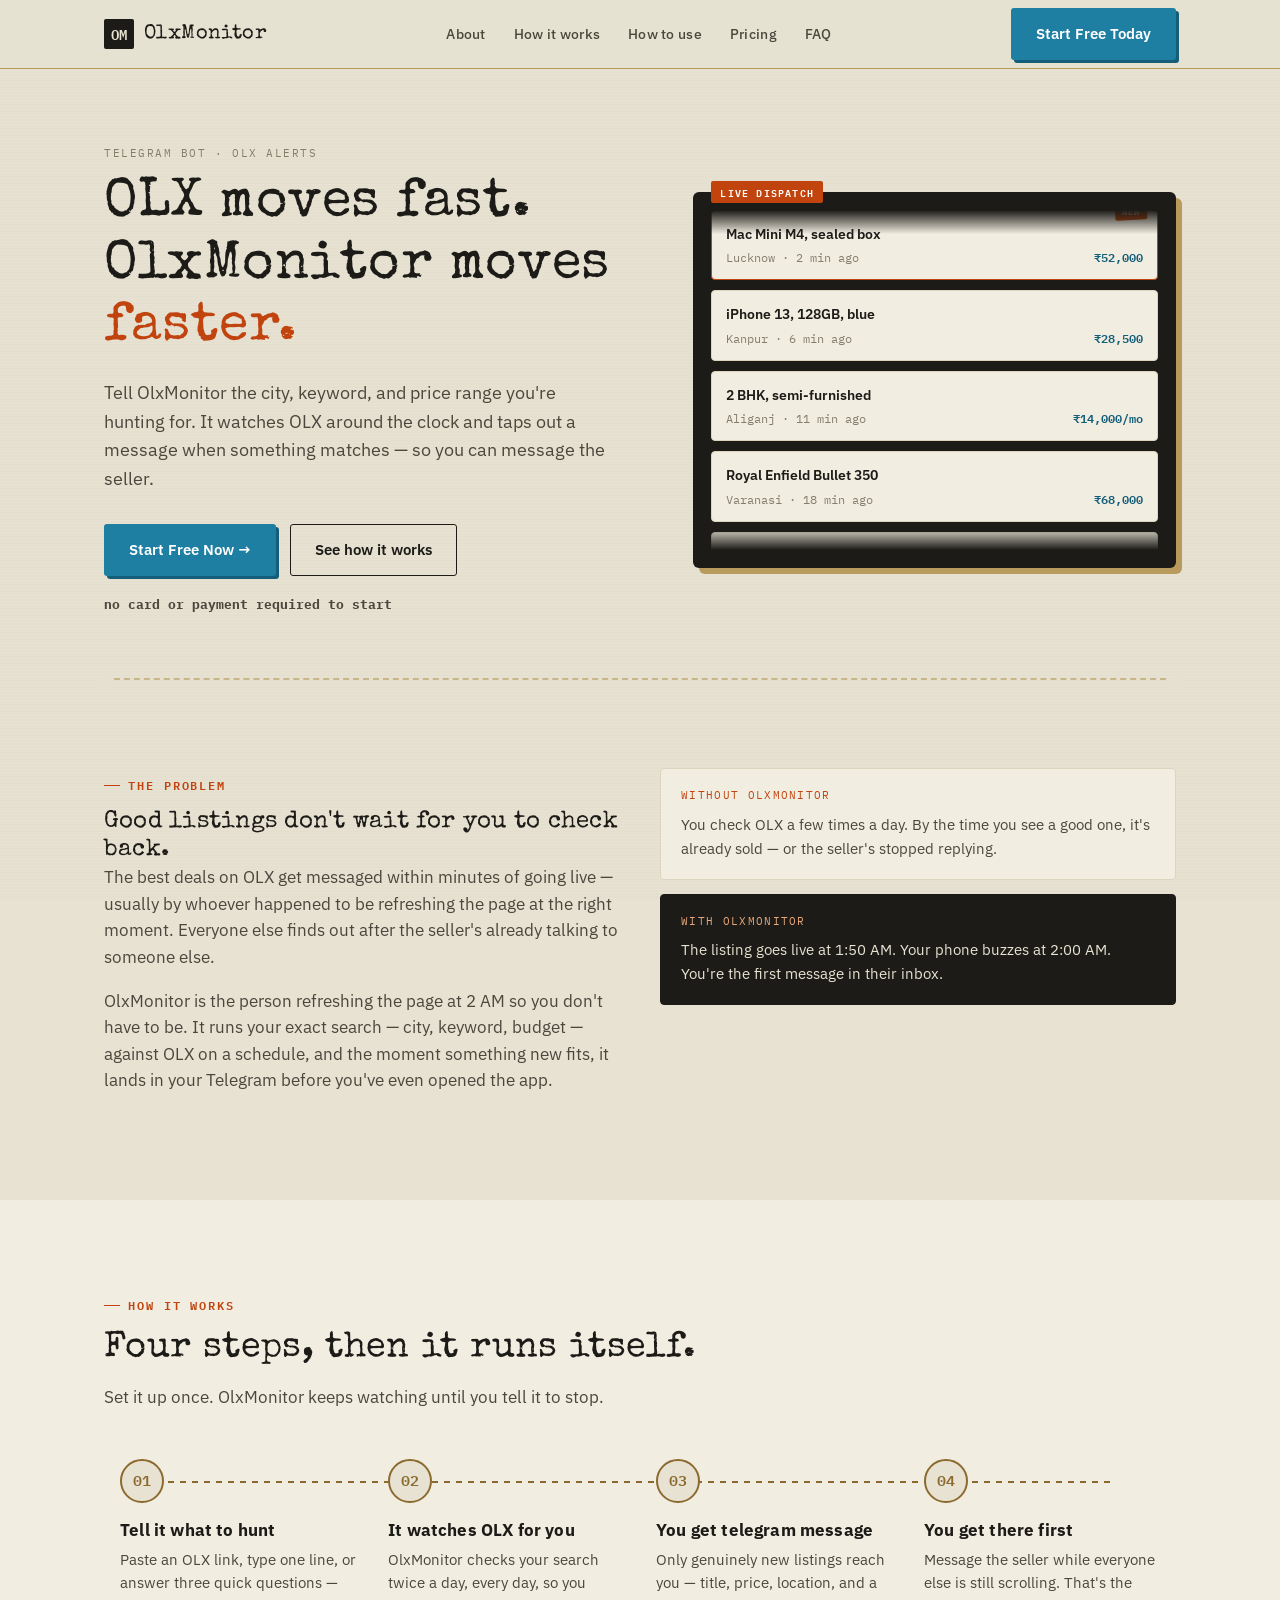
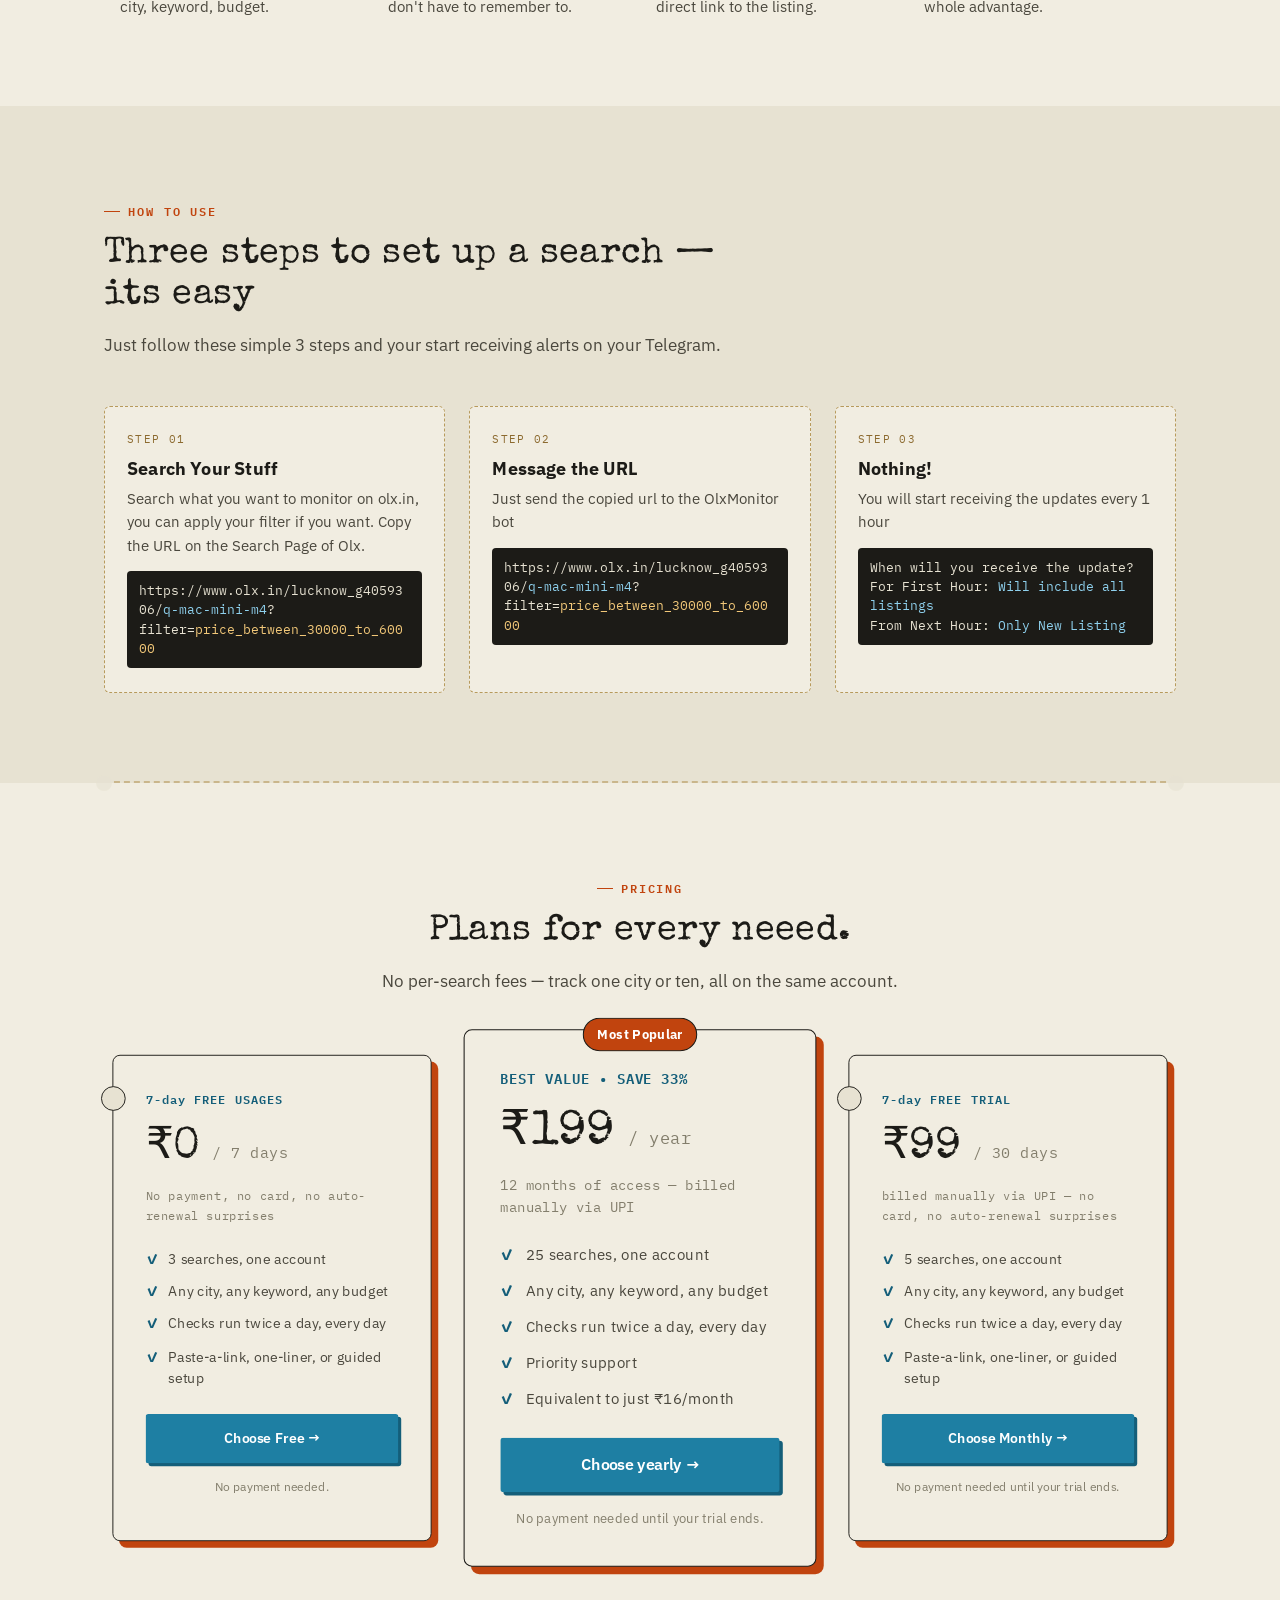
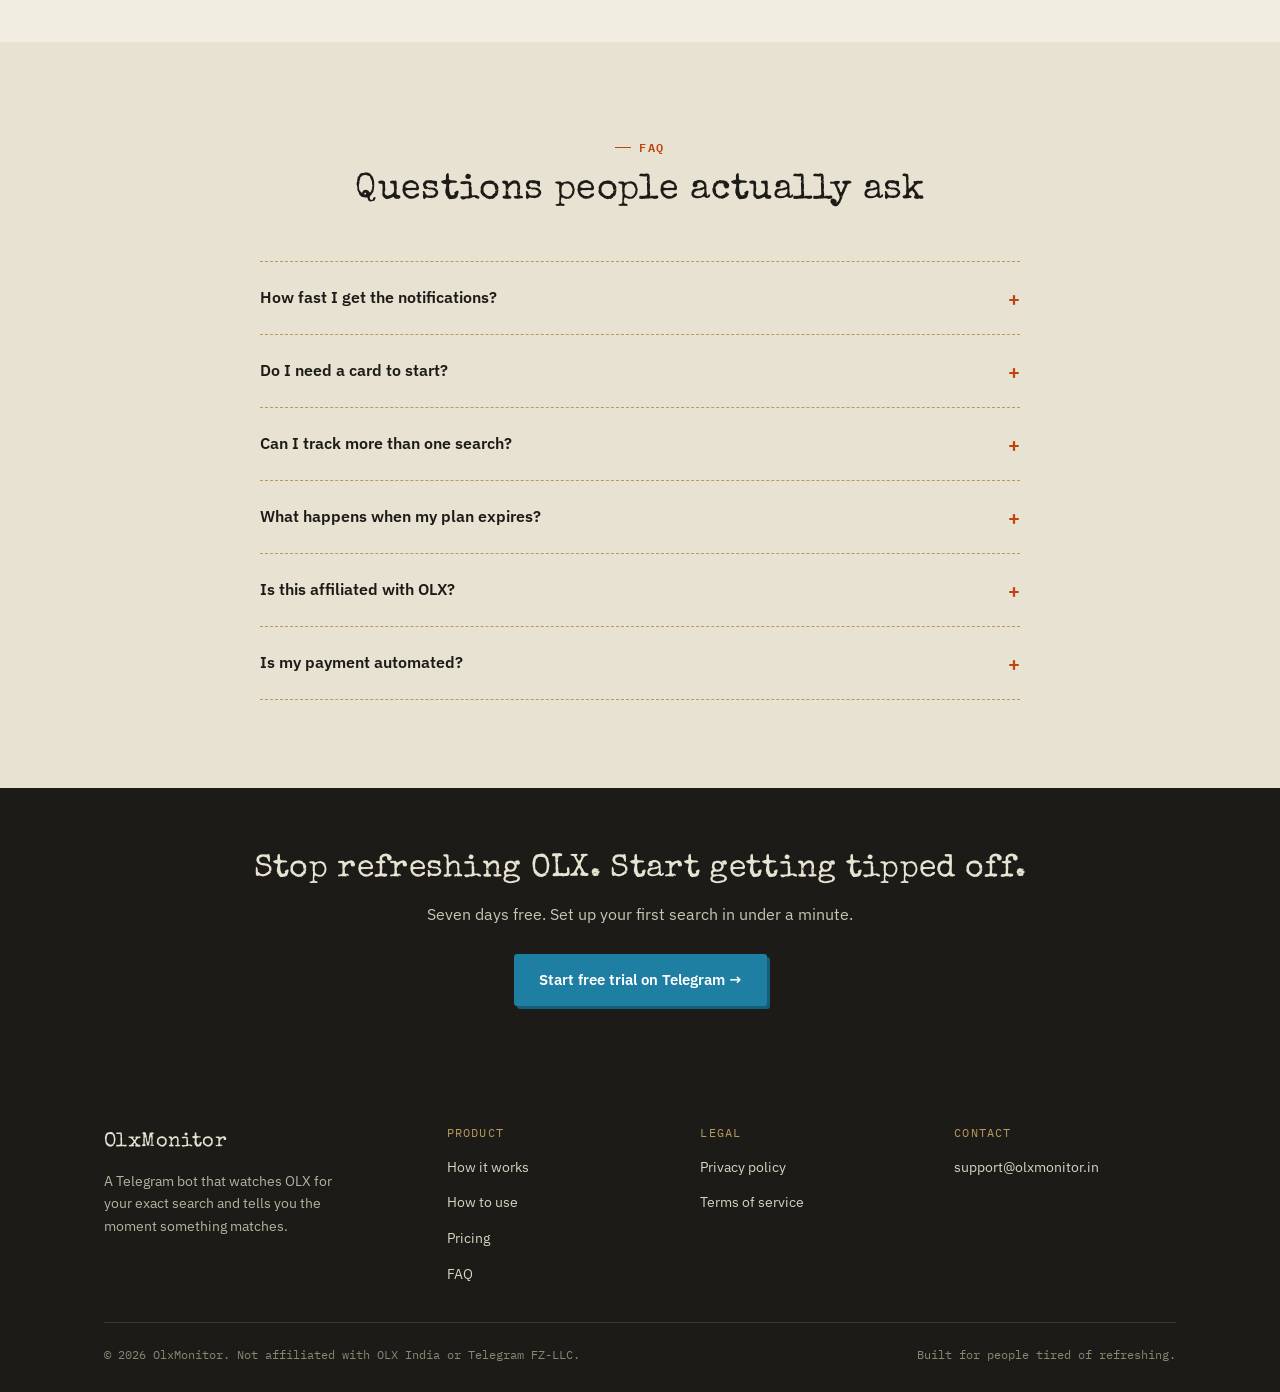
<file: index.html>
<!DOCTYPE html>
<html lang="en">
<head>
<meta charset="UTF-8">
<meta name="viewport" content="width=device-width, initial-scale=1.0">
<!-- Primary Meta Tags -->
<title>OLX Monitor – Automatic Alerts on Telegram for New OLX Listings</title>
<meta name="title" content="OLX Monitor – Get Alerts on Telegram for New OLX Listings">
<meta name="description" content="Monitor OLX by keyword, city, and price, then receive instant Telegram alerts when matching listings are posted. Includes a 7-day free trial.">
<meta name="keywords" content="OLX monitor, OLX alerts, OLX notification, OLX Telegram bot, OLX Telegram alerts, OLX search alert, OLX tracker, OLX listing alerts, OLX price alerts, OLX keyword alerts, OLX deal alerts, used item alerts, Telegram notifications, classifieds monitor, OLX automation">
<meta itemprop="name" content="OlxMonitor">
<link rel="canonical" href="https://olxmonitors.in">
<!-- Favicon -->
<link rel="icon" type="image/svg+xml" href="favicon.ico">
  
<!-- Open Graph -->
<meta property="og:type" content="website">
<meta property="og:title" content="OLX Monitor – Get Alerts on Telegram for New OLX Listings">
<meta property="og:description" content="Never miss an OLX deal. Track keywords, cities, and prices with instant Telegram alerts. Start with a 7-day free trial.">
<meta property="og:image" content="https://olxmonitor.in/og-image.png">
<meta property="og:url" content="https://olxmonitor.in/">
<meta property="og:site_name" content="OlxMonitor">

<!-- Twitter -->
<meta name="twitter:card" content="summary_large_image">
<meta name="twitter:title" content="OLX Monitor – Get Alerts on Telegram for New OLX Listings">
<meta name="twitter:description" content="Track OLX listings by keyword, city, and price. Get instant Telegram alerts and never miss the best deals.">
<meta name="twitter:image" content="https://olxmonitor.in/og-image.png">
  
<link rel="stylesheet" href="style.css">
<!-- Google tag (gtag.js) -->
<script async src="https://www.googletagmanager.com/gtag/js?id=G-HGHFJPLGSJ"></script>
<script>
window.dataLayer = window.dataLayer || [];
function gtag(){dataLayer.push(arguments);}
gtag('js', new Date());

gtag('config', 'G-HGHFJPLGSJ');
</script>
</head>
<body>

<header class="site-header">
  <div class="wrap">
    <a href="index.html" class="logo">
      <span class="logo-mark">OM</span>
      <span class="logo-word">OlxMonitor</span>
    </a>
    <nav aria-label="Primary">
      <ul class="nav-links">
        <li><a href="#about">About</a></li>
        <li><a href="#how-it-works">How it works</a></li>
        <li><a href="#how-to-use">How to use</a></li>
        <li><a href="#pricing">Pricing</a></li>
        <li><a href="#faq">FAQ</a></li>
      </ul>
    </nav>
    <div class="nav-right">
      <a href="https://telegram.me/olxmonitorsbot" class="btn btn-primary">Start Free Today</a>
      <button class="nav-toggle" aria-label="Toggle menu" aria-expanded="false">
        <span></span>
      </button>
    </div>
  </div>
</header>

<section class="hero">
  <div class="wrap">
    <div class="hero-copy">
      <div class="hero-dispatch-label">TELEGRAM BOT · OLX ALERTS</div>
      <h1>OLX moves fast.<br>OlxMonitor moves <em>faster.</em></h1>
      <p class="hero-sub">
        Tell OlxMonitor the city, keyword, and price range you're hunting for.
        It watches OLX around the clock and taps out a message when
        something matches — so you can message the seller.
      </p>
      <div class="hero-ctas">
        <a href="https://telegram.me/olxmonitorsbot" class="btn btn-primary">Start Free Now →</a>
        <a href="#how-it-works" class="btn btn-ghost">See how it works</a>
      </div>
      <div class="hero-fineprint">
        <strong>no card or payment required to start</strong>
      </div>
    </div>

    <div class="hero-ticker">
      <div class="ticker-frame">
        <div class="ticker-viewport">
          <div class="ticker-track">
            <div class="dispatch-card is-new">
              <div class="dispatch-title">Mac Mini M4, sealed box</div>
              <div class="dispatch-meta"><span>Lucknow · 2 min ago</span><span class="dispatch-price">₹52,000</span></div>
            </div>
            <div class="dispatch-card">
              <div class="dispatch-title">iPhone 13, 128GB, blue</div>
              <div class="dispatch-meta"><span>Kanpur · 6 min ago</span><span class="dispatch-price">₹28,500</span></div>
            </div>
            <div class="dispatch-card">
              <div class="dispatch-title">2 BHK, semi-furnished</div>
              <div class="dispatch-meta"><span>Aliganj · 11 min ago</span><span class="dispatch-price">₹14,000/mo</span></div>
            </div>
            <div class="dispatch-card">
              <div class="dispatch-title">Royal Enfield Bullet 350</div>
              <div class="dispatch-meta"><span>Varanasi · 18 min ago</span><span class="dispatch-price">₹68,000</span></div>
            </div>
            <div class="dispatch-card">
              <div class="dispatch-title">Study table + chair</div>
              <div class="dispatch-meta"><span>Prayagraj · 24 min ago</span><span class="dispatch-price">₹1,200</span></div>
            </div>
            <div class="dispatch-card">
              <div class="dispatch-title">5-seater sofa set</div>
              <div class="dispatch-meta"><span>Lucknow · 31 min ago</span><span class="dispatch-price">₹9,000</span></div>
            </div>
            <!-- duplicated for seamless loop -->
            <div class="dispatch-card is-new" aria-hidden="true">
              <div class="dispatch-title">Mac Mini M4, sealed box</div>
              <div class="dispatch-meta"><span>Lucknow · 2 min ago</span><span class="dispatch-price">₹52,000</span></div>
            </div>
            <div class="dispatch-card" aria-hidden="true">
              <div class="dispatch-title">iPhone 13, 128GB, blue</div>
              <div class="dispatch-meta"><span>Kanpur · 6 min ago</span><span class="dispatch-price">₹28,500</span></div>
            </div>
            <div class="dispatch-card" aria-hidden="true">
              <div class="dispatch-title">2 BHK, semi-furnished</div>
              <div class="dispatch-meta"><span>Aliganj · 11 min ago</span><span class="dispatch-price">₹14,000/mo</span></div>
            </div>
            <div class="dispatch-card" aria-hidden="true">
              <div class="dispatch-title">Royal Enfield Bullet 350</div>
              <div class="dispatch-meta"><span>Varanasi · 18 min ago</span><span class="dispatch-price">₹68,000</span></div>
            </div>
            <div class="dispatch-card" aria-hidden="true">
              <div class="dispatch-title">Study table + chair</div>
              <div class="dispatch-meta"><span>Prayagraj · 24 min ago</span><span class="dispatch-price">₹1,200</span></div>
            </div>
            <div class="dispatch-card" aria-hidden="true">
              <div class="dispatch-title">5-seater sofa set</div>
              <div class="dispatch-meta"><span>Lucknow · 31 min ago</span><span class="dispatch-price">₹9,000</span></div>
            </div>
          </div>
        </div>
      </div>
    </div>
  </div>
</section>

<div class="wrap"><div class="tear"></div></div>

<section class="section" id="about">
  <div class="wrap about-grid">
    <div class="about-copy">
      <div class="eyebrow">The problem</div>
      <h2>Good listings don't wait for you to check back.</h2>
      <p>
        The best deals on OLX get messaged within minutes of going live —
        usually by whoever happened to be refreshing the page at the right
        moment. Everyone else finds out after the seller's already talking
        to someone else.
      </p>
      <p>
        OlxMonitor is the person refreshing the page at 2 AM so you don't
        have to be. It runs your exact search — city, keyword, budget —
        against OLX on a schedule, and the moment something new fits,
        it lands in your Telegram before you've even opened the app.
      </p>
    </div>
    <div class="compare-stack">
      <div class="compare-card">
        <span class="compare-label">Without OlxMonitor</span>
        <p>You check OLX a few times a day. By the time you see a good one, it's already sold — or the seller's stopped replying.</p>
      </div>
      <div class="compare-card is-after">
        <span class="compare-label">With OlxMonitor</span>
        <p>The listing goes live at 1:50 AM. Your phone buzzes at 2:00 AM. You're the first message in their inbox.</p>
      </div>
    </div>
  </div>
</section>

<section class="section section-alt" id="how-it-works">
  <div class="wrap">
    <div class="section-head">
      <div class="eyebrow">How it works</div>
      <h2>Four steps, then it runs itself.</h2>
      <p>Set it up once. OlxMonitor keeps watching until you tell it to stop.</p>
    </div>
    <div class="wire-steps">
      <div class="wire-step">
        <div class="wire-step-num">01</div>
        <h3>Tell it what to hunt</h3>
        <p>Paste an OLX link, type one line, or answer three quick questions — city, keyword, budget.</p>
      </div>
      <div class="wire-step">
        <div class="wire-step-num">02</div>
        <h3>It watches OLX for you</h3>
        <p>OlxMonitor checks your search twice a day, every day, so you don't have to remember to.</p>
      </div>
      <div class="wire-step">
        <div class="wire-step-num">03</div>
        <h3>You get telegram message</h3>
        <p>Only genuinely new listings reach you — title, price, location, and a direct link to the listing.</p>
      </div>
      <div class="wire-step">
        <div class="wire-step-num">04</div>
        <h3>You get there first</h3>
        <p>Message the seller while everyone else is still scrolling. That's the whole advantage.</p>
      </div>
    </div>
  </div>
</section>

<section class="section" id="how-to-use">
  <div class="wrap">
    <div class="section-head">
      <div class="eyebrow">How to use</div>
      <h2>Three steps to set up a search — its easy</h2>
      <p>Just follow these simple 3 steps and your start receiving alerts on your Telegram.</p>
    </div>
    <div class="ticket-row">
      <div class="ticket">
        <div class="ticket-num">Step 01</div>
        <h3>Search Your Stuff</h3>
        <p>Search what you want to monitor on olx.in, you can apply your filter if you want. Copy the URL on the Search Page of Olx.</p>
        <div class="bubble">https://www.olx.in/lucknow_g4059306/<span class="tag">q-mac-mini-m4</span>?filter=<span class="val">price_between_30000_to_60000</span></div>
      </div>
      <div class="ticket">
        <div class="ticket-num">Step 02</div>
        <h3>Message the URL</h3>
        <p>Just send the copied url to the OlxMonitor bot</p>
        <div class="bubble">https://www.olx.in/lucknow_g4059306/<span class="tag">q-mac-mini-m4</span>?filter=<span class="val">price_between_30000_to_60000</span></div>
      </div>
      <div class="ticket">
        <div class="ticket-num">Step 03</div>
        <h3>Nothing!</h3>
        <p>You will start receiving the updates every 1 hour</p>
        <div class="bubble">
          When will you receive the update?<br>
          For First Hour: <span class="tag">Will include all listings</span><br>
          From Next Hour: <span class="tag">Only New Listing</span>
        </div>
      </div>
    </div>
  </div>
</section>

<div class="wrap"><div class="tear"></div></div>

<section class="section section-alt" id="pricing">
  <div class="wrap">
    <div class="section-head" style="margin-left:auto;margin-right:auto;text-align:center;">
      <div class="eyebrow" style="justify-content:center;">Pricing</div>
      <h2>Plans for every neeed.</h2>
      <p style="margin:0 auto;">No per-search fees — track one city or ten, all on the same account.</p>
    </div>
    <div class="pricing-wrap">
  <!-- Weekly -->
  <div class="price-tag smaller-tag">
    <div class="price-trial">7-day FREE USAGES</div>
    <div class="price-amount">₹0 <span>/ 7 days</span></div>
    <div class="price-then">No payment, no card, no auto-renewal surprises</div>

    <ul class="price-list">
      <li>3 searches, one account</li>
      <li>Any city, any keyword, any budget</li>
      <li>Checks run twice a day, every day</li>
      <li>Paste-a-link, one-liner, or guided setup</li>
    </ul>

    <a href="https://telegram.me/olxmonitorsbot" class="btn btn-primary">
      Choose Free →
    </a>

    <div class="price-note">
      No payment needed.
    </div>
  </div>

  <!-- Yearly -->
  <div class="price-tag featured">
    <div class="price-trial">BEST VALUE • SAVE 33%</div>
    <div class="price-amount">₹199 <span>/ year</span></div>
    <div class="price-then">
      12 months of access — billed manually via UPI
    </div>

    <ul class="price-list">
      <li>25 searches, one account</li>
      <li>Any city, any keyword, any budget</li>
      <li>Checks run twice a day, every day</li>
      <li>Priority support</li>
      <li>Equivalent to just ₹16/month</li>
    </ul>

    <a href="https://telegram.me/olxmonitorsbot" class="btn btn-primary">
      Choose yearly →
    </a>

    <div class="price-note">
      No payment needed until your trial ends.
    </div>
  </div>
      
  <!-- Monthly -->
  <div class="price-tag smaller-tag">
    <div class="price-trial">7-day FREE TRIAL</div>
    <div class="price-amount">₹99 <span>/ 30 days</span></div>
    <div class="price-then">billed manually via UPI — no card, no auto-renewal surprises</div>

    <ul class="price-list">
      <li>5 searches, one account</li>
      <li>Any city, any keyword, any budget</li>
      <li>Checks run twice a day, every day</li>
      <li>Paste-a-link, one-liner, or guided setup</li>
    </ul>

    <a href="https://telegram.me/olxmonitorsbot" class="btn btn-primary">
      Choose Monthly →
    </a>

    <div class="price-note">
      No payment needed until your trial ends.
    </div>
  </div>
</div>
  </div>
</section>

<section class="section" id="faq">
  <div class="wrap">
    <div class="section-head" style="margin-left:auto;margin-right:auto;text-align:center;">
      <div class="eyebrow" style="justify-content:center;">FAQ</div>
      <h2>Questions people actually ask</h2>
    </div>
    <div class="faq-list">
      <details class="faq-item">
        <summary>How fast I get the notifications?</summary>
        <div class="faq-answer">
          <p>OlxMonitor checks OLX every 1 hour from 7AM to 11PM on a fixed schedule, not continuously. It's fast enough to beat someone who checks manually once a day, but it isn't a live, second-by-second feed. If a listing appears and sells within minutes of going live, OlxMonitor may not catch it in time.</p>
        </div>
      </details>
      <details class="faq-item">
        <summary>Do I need a card to start?</summary>
        <div class="faq-answer">
          <p>No. The 7-day trial needs nothing but a Telegram account. When the trial ends, you pay by UPI directly — no card is ever stored or requested.</p>
        </div>
      </details>
      <details class="faq-item">
        <summary>Can I track more than one search?</summary>
        <div class="faq-answer">
          <p>Yes — add as many searches as you like (different cities, keywords, or budgets), all under one account and one trial/subscription. There's no per-search charge.</p>
        </div>
      </details>
      <details class="faq-item">
        <summary>What happens when my plan expires?</summary>
        <div class="faq-answer">
          <p>Your searches stay saved but go quiet. OlxMonitor sends one payment reminder a day until you renew — it won't spam you, and nothing is deleted while you decide.</p>
        </div>
      </details>
      <details class="faq-item">
        <summary>Is this affiliated with OLX?</summary>
        <div class="faq-answer">
          <p>No. OlxMonitor is an independent tool that reads publicly visible OLX listings on your behalf. It isn't operated, endorsed, or supported by OLX.</p>
        </div>
      </details>
      <details class="faq-item">
        <summary>Is my payment automated?</summary>
        <div class="faq-answer">
          <p>No — deliberately. You pay by UPI and report the transaction id; a real person confirms it and reactivates your account by hand. It's slower than a card, but it means no auto-billing and no stored payment details.</p>
        </div>
      </details>
    </div>
  </div>
</section>

<section class="cta-band">
  <div class="wrap">
    <h2>Stop refreshing OLX. Start getting tipped off.</h2>
    <p>Seven days free. Set up your first search in under a minute.</p>
    <a href="https://telegram.me/olxmonitorsbot" class="btn btn-primary">Start free trial on Telegram →</a>
  </div>
</section>

<footer class="site-footer">
  <div class="wrap">
    <div class="footer-grid">
      <div class="footer-brand">
        <span class="logo-word">OlxMonitor</span>
        <p>A Telegram bot that watches OLX for your exact search and tells you the moment something matches.</p>
      </div>
      <div class="footer-col">
        <h4>Product</h4>
        <ul>
          <li><a href="#how-it-works">How it works</a></li>
          <li><a href="#how-to-use">How to use</a></li>
          <li><a href="#pricing">Pricing</a></li>
          <li><a href="#faq">FAQ</a></li>
        </ul>
      </div>
      <div class="footer-col">
        <h4>Legal</h4>
        <ul>
          <li><a href="privacy.html">Privacy policy</a></li>
          <li><a href="terms.html">Terms of service</a></li>
        </ul>
      </div>
      <div class="footer-col">
        <h4>Contact</h4>
        <ul>
          <li><a href="mailto:support@olxmonitor.in">support@olxmonitor.in</a></li>
        </ul>
      </div>
    </div>
    <div class="footer-bottom">
      <span>© 2026 OlxMonitor. Not affiliated with OLX India or Telegram FZ-LLC.</span>
      <span>Built for people tired of refreshing.</span>
    </div>
  </div>
</footer>

<script src="script.js"></script>
</body>
</html>
</file>
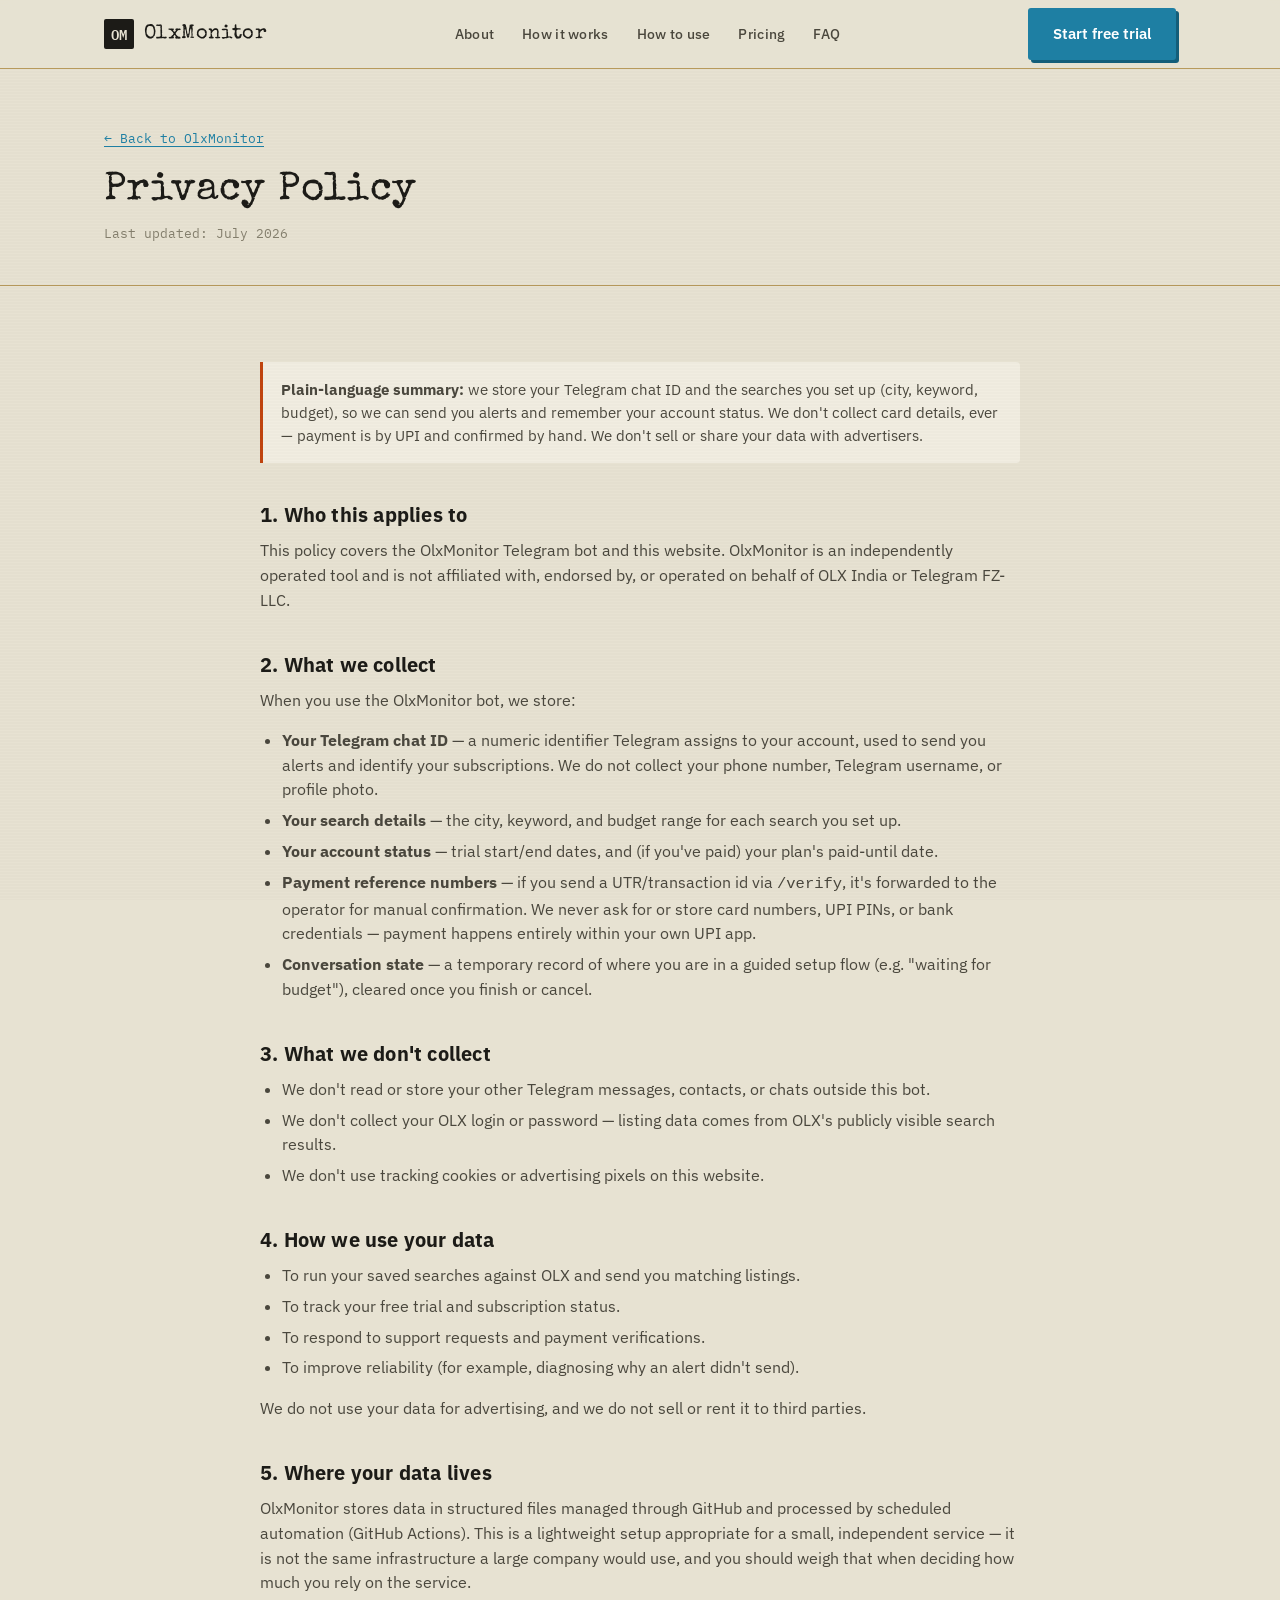
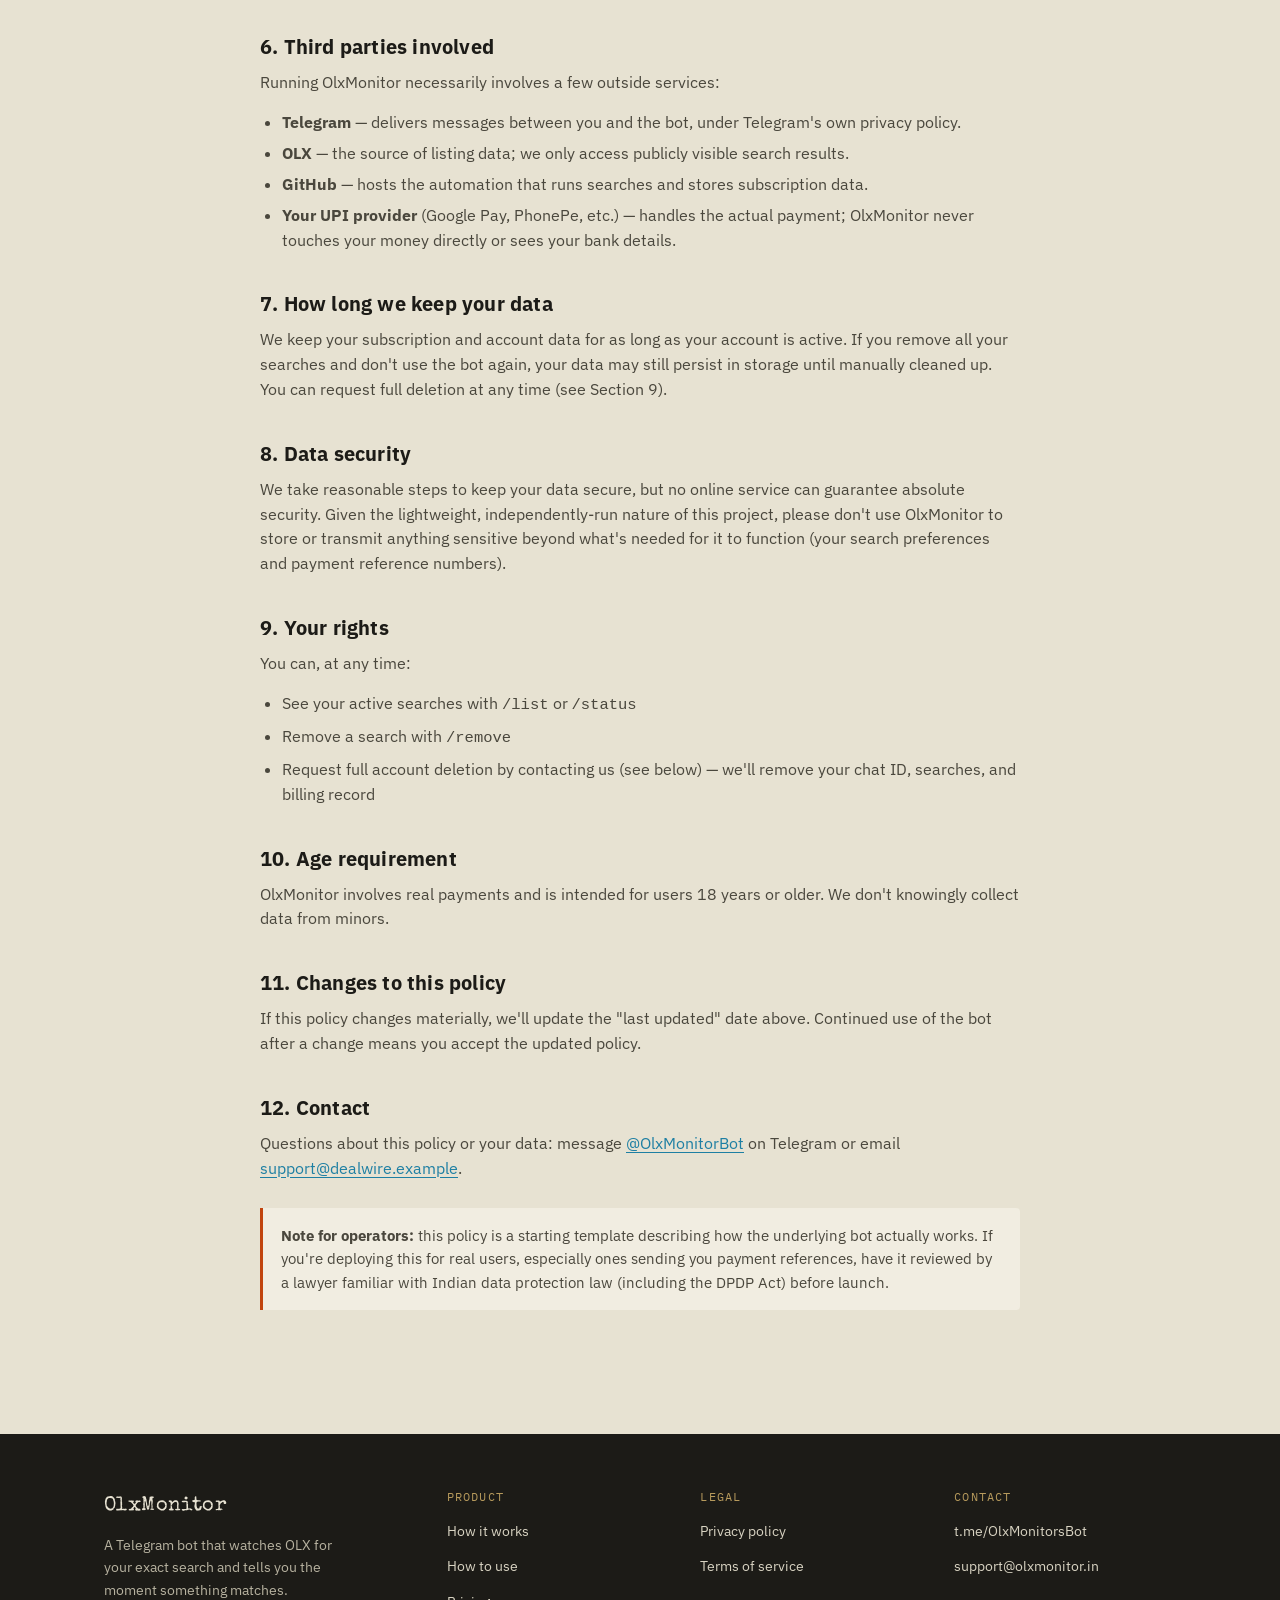
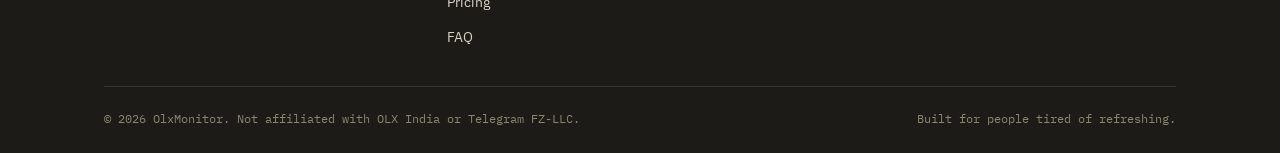
<file: privacy.html>
<!DOCTYPE html>
<html lang="en">
<head>
<meta charset="UTF-8">
<meta name="viewport" content="width=device-width, initial-scale=1.0">
<title>Privacy Policy — OlxMonitor</title>
<meta name="description" content="How OlxMonitor collects, stores, and uses your data.">
<link rel="stylesheet" href="style.css">
<!-- Google tag (gtag.js) -->
<script async src="https://www.googletagmanager.com/gtag/js?id=G-HGHFJPLGSJ"></script>
<script>
window.dataLayer = window.dataLayer || [];
function gtag(){dataLayer.push(arguments);}
gtag('js', new Date());

gtag('config', 'G-HGHFJPLGSJ');
</script>
</head>
<body>

<header class="site-header">
  <div class="wrap">
    <a href="index.html" class="logo">
      <span class="logo-mark">OM</span>
      <span class="logo-word">OlxMonitor</span>
    </a>
    <nav aria-label="Primary">
      <ul class="nav-links">
        <li><a href="index.html#about">About</a></li>
        <li><a href="index.html#how-it-works">How it works</a></li>
        <li><a href="index.html#how-to-use">How to use</a></li>
        <li><a href="index.html#pricing">Pricing</a></li>
        <li><a href="index.html#faq">FAQ</a></li>
      </ul>
    </nav>
    <div class="nav-right">
      <a href="https://telegram.me/olxmonitorsbot" class="btn btn-primary">Start free trial</a>
      <button class="nav-toggle" aria-label="Toggle menu" aria-expanded="false">
        <span></span>
      </button>
    </div>
  </div>
</header>

<section class="legal-hero">
  <div class="wrap">
    <a href="index.html" class="back-link">← Back to OlxMonitor</a>
    <h1>Privacy Policy</h1>
    <div class="legal-updated">Last updated: July 2026</div>
  </div>
</section>

<section class="legal-body">

  <div class="legal-note">
    <p><strong>Plain-language summary:</strong> we store your Telegram chat ID and the searches you set up (city, keyword, budget), so we can send you alerts and remember your account status. We don't collect card details, ever — payment is by UPI and confirmed by hand. We don't sell or share your data with advertisers.</p>
  </div>

  <h2>1. Who this applies to</h2>
  <p>
    This policy covers the OlxMonitor Telegram bot and this website. OlxMonitor
    is an independently operated tool and is not affiliated with, endorsed
    by, or operated on behalf of OLX India or Telegram FZ-LLC.
  </p>

  <h2>2. What we collect</h2>
  <p>When you use the OlxMonitor bot, we store:</p>
  <ul>
    <li><strong>Your Telegram chat ID</strong> — a numeric identifier Telegram assigns to your account, used to send you alerts and identify your subscriptions. We do not collect your phone number, Telegram username, or profile photo.</li>
    <li><strong>Your search details</strong> — the city, keyword, and budget range for each search you set up.</li>
    <li><strong>Your account status</strong> — trial start/end dates, and (if you've paid) your plan's paid-until date.</li>
    <li><strong>Payment reference numbers</strong> — if you send a UTR/transaction id via <code>/verify</code>, it's forwarded to the operator for manual confirmation. We never ask for or store card numbers, UPI PINs, or bank credentials — payment happens entirely within your own UPI app.</li>
    <li><strong>Conversation state</strong> — a temporary record of where you are in a guided setup flow (e.g. "waiting for budget"), cleared once you finish or cancel.</li>
  </ul>

  <h2>3. What we don't collect</h2>
  <ul>
    <li>We don't read or store your other Telegram messages, contacts, or chats outside this bot.</li>
    <li>We don't collect your OLX login or password — listing data comes from OLX's publicly visible search results.</li>
    <li>We don't use tracking cookies or advertising pixels on this website.</li>
  </ul>

  <h2>4. How we use your data</h2>
  <ul>
    <li>To run your saved searches against OLX and send you matching listings.</li>
    <li>To track your free trial and subscription status.</li>
    <li>To respond to support requests and payment verifications.</li>
    <li>To improve reliability (for example, diagnosing why an alert didn't send).</li>
  </ul>
  <p>We do not use your data for advertising, and we do not sell or rent it to third parties.</p>

  <h2>5. Where your data lives</h2>
  <p>
    OlxMonitor stores data in structured files managed through GitHub and
    processed by scheduled automation (GitHub Actions). This is a
    lightweight setup appropriate for a small, independent service — it
    is not the same infrastructure a large company would use, and you
    should weigh that when deciding how much you rely on the service.
  </p>

  <h2>6. Third parties involved</h2>
  <p>Running OlxMonitor necessarily involves a few outside services:</p>
  <ul>
    <li><strong>Telegram</strong> — delivers messages between you and the bot, under Telegram's own privacy policy.</li>
    <li><strong>OLX</strong> — the source of listing data; we only access publicly visible search results.</li>
    <li><strong>GitHub</strong> — hosts the automation that runs searches and stores subscription data.</li>
    <li><strong>Your UPI provider</strong> (Google Pay, PhonePe, etc.) — handles the actual payment; OlxMonitor never touches your money directly or sees your bank details.</li>
  </ul>

  <h2>7. How long we keep your data</h2>
  <p>
    We keep your subscription and account data for as long as your
    account is active. If you remove all your searches and don't use the
    bot again, your data may still persist in storage until manually
    cleaned up. You can request full deletion at any time (see Section 9).
  </p>

  <h2>8. Data security</h2>
  <p>
    We take reasonable steps to keep your data secure, but no online
    service can guarantee absolute security. Given the lightweight,
    independently-run nature of this project, please don't use OlxMonitor
    to store or transmit anything sensitive beyond what's needed for it
    to function (your search preferences and payment reference numbers).
  </p>

  <h2>9. Your rights</h2>
  <p>You can, at any time:</p>
  <ul>
    <li>See your active searches with <code>/list</code> or <code>/status</code></li>
    <li>Remove a search with <code>/remove</code></li>
    <li>Request full account deletion by contacting us (see below) — we'll remove your chat ID, searches, and billing record</li>
  </ul>

  <h2>10. Age requirement</h2>
  <p>
    OlxMonitor involves real payments and is intended for users 18 years
    or older. We don't knowingly collect data from minors.
  </p>

  <h2>11. Changes to this policy</h2>
  <p>
    If this policy changes materially, we'll update the "last updated"
    date above. Continued use of the bot after a change means you accept
    the updated policy.
  </p>

  <h2>12. Contact</h2>
  <p>
    Questions about this policy or your data: message
    <a href="https://t.me/OlxMonitorBot">@OlxMonitorBot</a> on Telegram or
    email <a href="mailto:support@dealwire.example">support@dealwire.example</a>.
  </p>

  <div class="legal-note">
    <p><strong>Note for operators:</strong> this policy is a starting template describing how the underlying bot actually works. If you're deploying this for real users, especially ones sending you payment references, have it reviewed by a lawyer familiar with Indian data protection law (including the DPDP Act) before launch.</p>
  </div>

</section>

<footer class="site-footer">
  <div class="wrap">
    <div class="footer-grid">
      <div class="footer-brand">
        <span class="logo-word">OlxMonitor</span>
        <p>A Telegram bot that watches OLX for your exact search and tells you the moment something matches.</p>
      </div>
      <div class="footer-col">
        <h4>Product</h4>
        <ul>
          <li><a href="index.html#how-it-works">How it works</a></li>
          <li><a href="index.html#how-to-use">How to use</a></li>
          <li><a href="index.html#pricing">Pricing</a></li>
          <li><a href="index.html#faq">FAQ</a></li>
        </ul>
      </div>
      <div class="footer-col">
        <h4>Legal</h4>
        <ul>
          <li><a href="privacy.html">Privacy policy</a></li>
          <li><a href="terms.html">Terms of service</a></li>
        </ul>
      </div>
      <div class="footer-col">
        <h4>Contact</h4>
        <ul>
          <li><a href="https://t.me/OlxMonitorsBot">t.me/OlxMonitorsBot</a></li>
          <li><a href="mailto:support@olxmonitor.in">support@olxmonitor.in</a></li>
        </ul>
      </div>
    </div>
    <div class="footer-bottom">
      <span>© 2026 OlxMonitor. Not affiliated with OLX India or Telegram FZ-LLC.</span>
      <span>Built for people tired of refreshing.</span>
    </div>
  </div>
</footer>

<script src="script.js"></script>
</body>
</html>
</file>
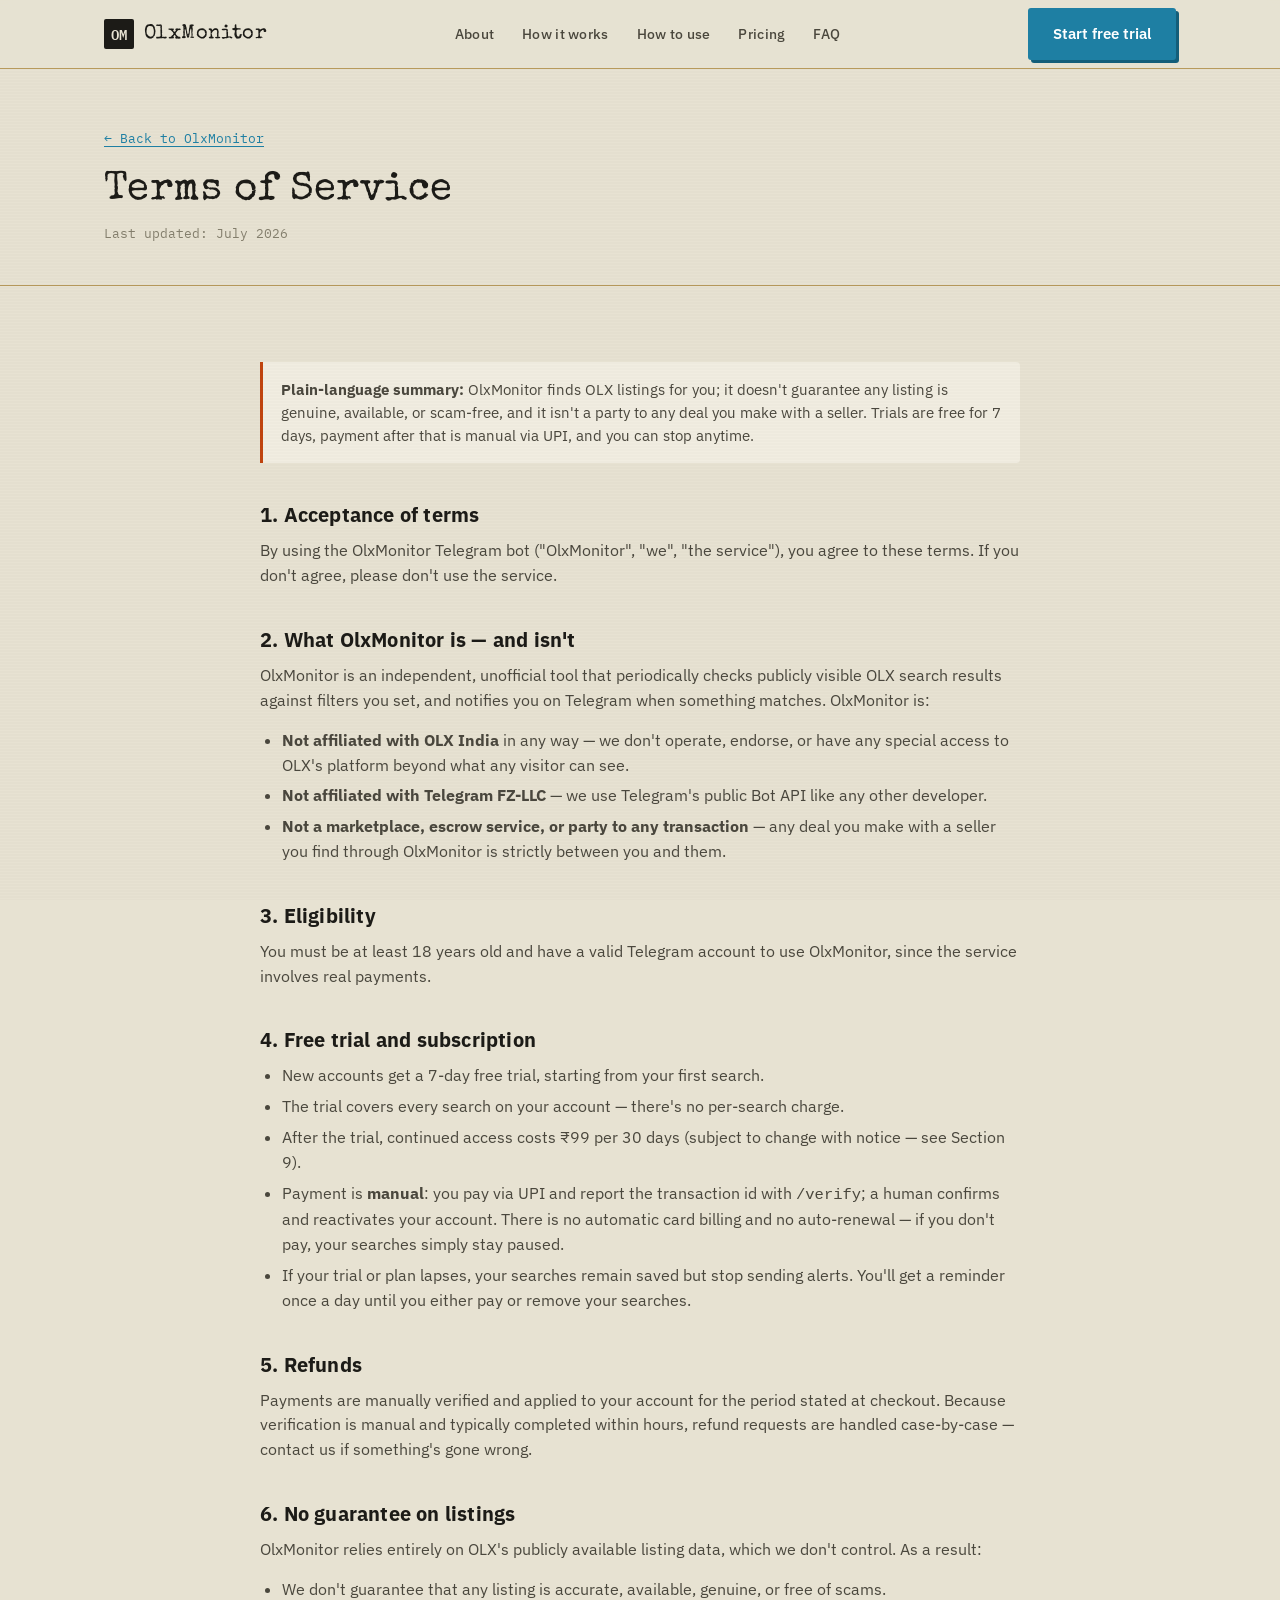
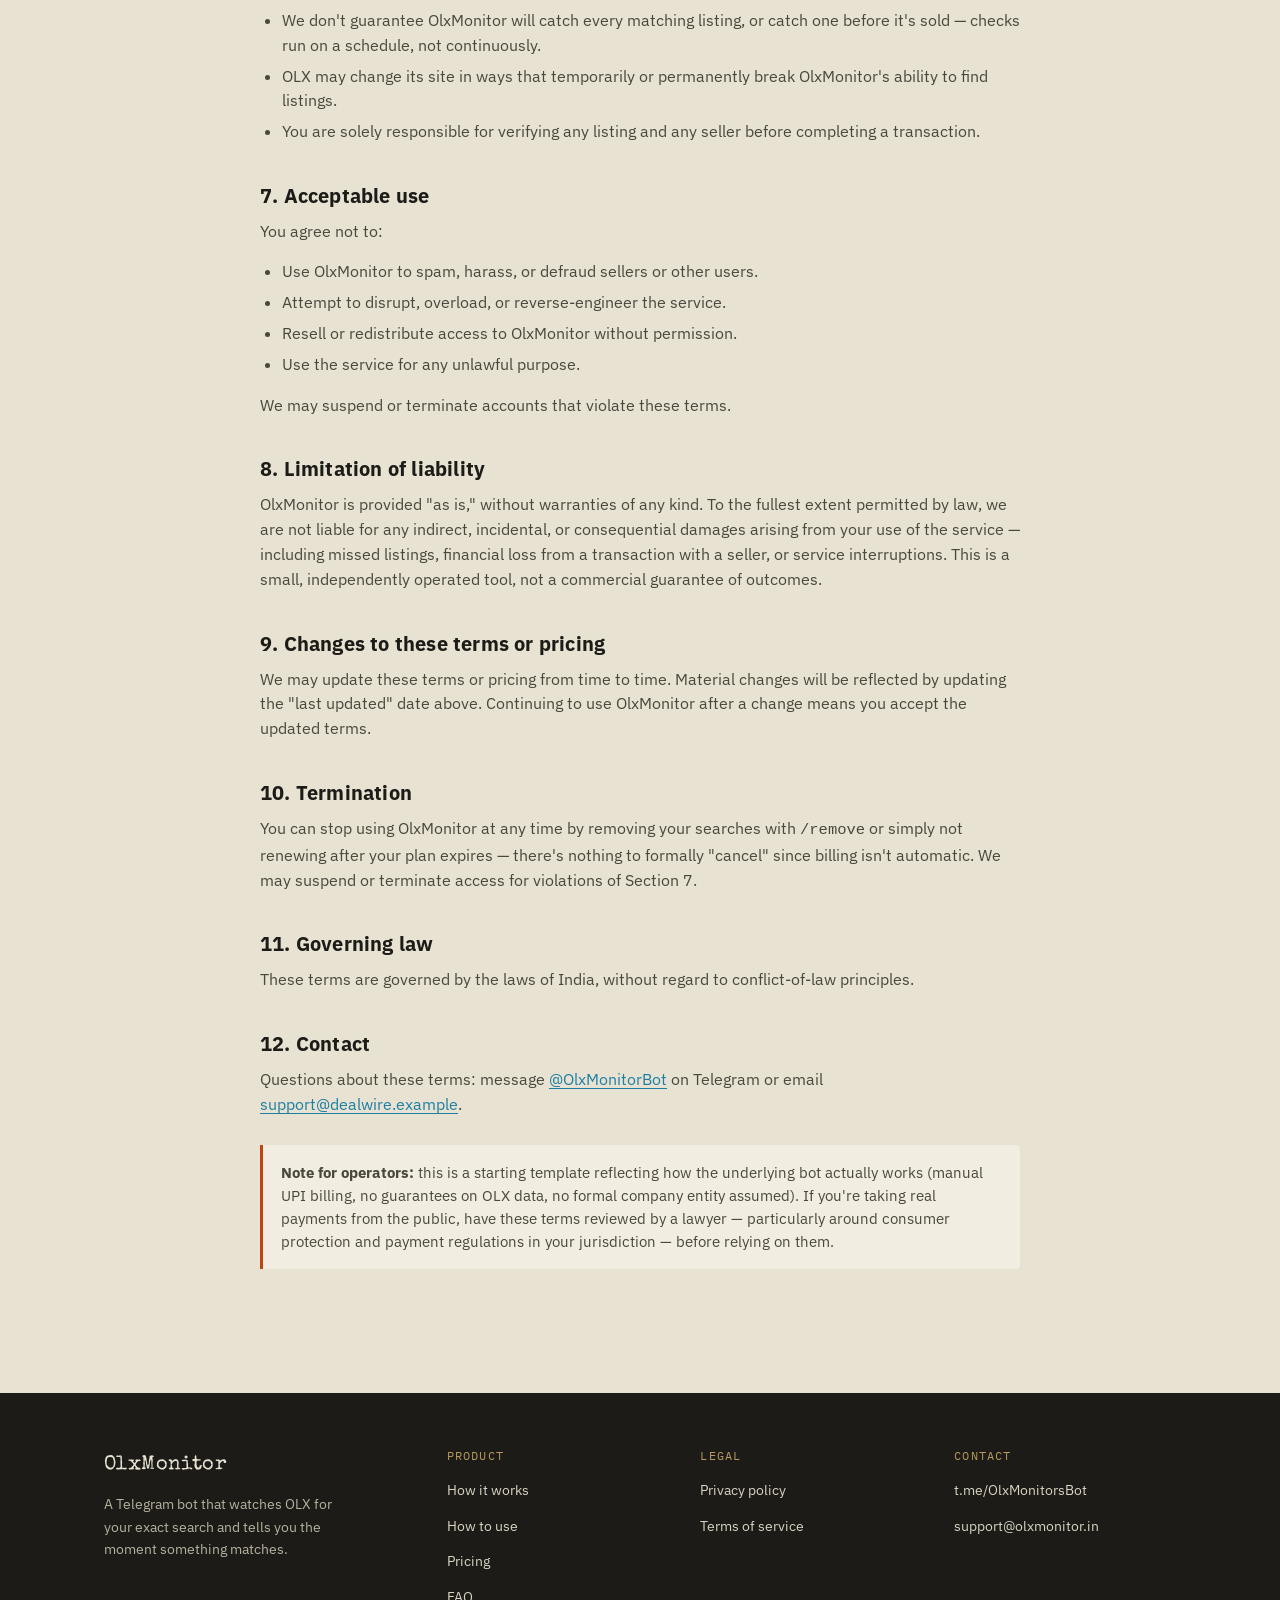
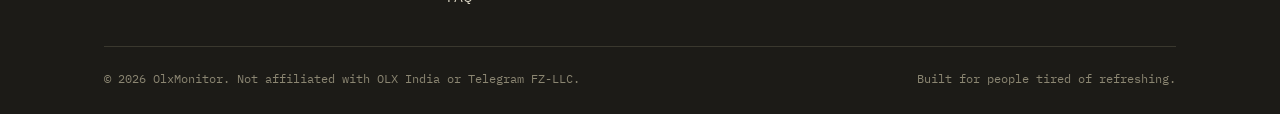
<file: terms.html>
<!DOCTYPE html>
<html lang="en">
<head>
<meta charset="UTF-8">
<meta name="viewport" content="width=device-width, initial-scale=1.0">
<title>Terms of Service — OlxMonitor</title>
<meta name="description" content="The terms governing your use of OlxMonitor.">
<link rel="stylesheet" href="style.css">
<!-- Google tag (gtag.js) -->
<script async src="https://www.googletagmanager.com/gtag/js?id=G-HGHFJPLGSJ"></script>
<script>
window.dataLayer = window.dataLayer || [];
function gtag(){dataLayer.push(arguments);}
gtag('js', new Date());

gtag('config', 'G-HGHFJPLGSJ');
</script>
</head>
<body>

<header class="site-header">
  <div class="wrap">
    <a href="index.html" class="logo">
      <span class="logo-mark">OM</span>
      <span class="logo-word">OlxMonitor</span>
    </a>
    <nav aria-label="Primary">
      <ul class="nav-links">
        <li><a href="index.html#about">About</a></li>
        <li><a href="index.html#how-it-works">How it works</a></li>
        <li><a href="index.html#how-to-use">How to use</a></li>
        <li><a href="index.html#pricing">Pricing</a></li>
        <li><a href="index.html#faq">FAQ</a></li>
      </ul>
    </nav>
    <div class="nav-right">
      <a href="https://telegram.me/olxmonitorsbot" class="btn btn-primary">Start free trial</a>
      <button class="nav-toggle" aria-label="Toggle menu" aria-expanded="false">
        <span></span>
      </button>
    </div>
  </div>
</header>

<section class="legal-hero">
  <div class="wrap">
    <a href="index.html" class="back-link">← Back to OlxMonitor</a>
    <h1>Terms of Service</h1>
    <div class="legal-updated">Last updated: July 2026</div>
  </div>
</section>

<section class="legal-body">

  <div class="legal-note">
    <p><strong>Plain-language summary:</strong> OlxMonitor finds OLX listings for you; it doesn't guarantee any listing is genuine, available, or scam-free, and it isn't a party to any deal you make with a seller. Trials are free for 7 days, payment after that is manual via UPI, and you can stop anytime.</p>
  </div>

  <h2>1. Acceptance of terms</h2>
  <p>
    By using the OlxMonitor Telegram bot ("OlxMonitor", "we", "the service"),
    you agree to these terms. If you don't agree, please don't use the
    service.
  </p>

  <h2>2. What OlxMonitor is — and isn't</h2>
  <p>
    OlxMonitor is an independent, unofficial tool that periodically checks
    publicly visible OLX search results against filters you set, and
    notifies you on Telegram when something matches. OlxMonitor is:
  </p>
  <ul>
    <li><strong>Not affiliated with OLX India</strong> in any way — we don't operate, endorse, or have any special access to OLX's platform beyond what any visitor can see.</li>
    <li><strong>Not affiliated with Telegram FZ-LLC</strong> — we use Telegram's public Bot API like any other developer.</li>
    <li><strong>Not a marketplace, escrow service, or party to any transaction</strong> — any deal you make with a seller you find through OlxMonitor is strictly between you and them.</li>
  </ul>

  <h2>3. Eligibility</h2>
  <p>
    You must be at least 18 years old and have a valid Telegram account
    to use OlxMonitor, since the service involves real payments.
  </p>

  <h2>4. Free trial and subscription</h2>
  <ul>
    <li>New accounts get a 7-day free trial, starting from your first search.</li>
    <li>The trial covers every search on your account — there's no per-search charge.</li>
    <li>After the trial, continued access costs ₹99 per 30 days (subject to change with notice — see Section 9).</li>
    <li>Payment is <strong>manual</strong>: you pay via UPI and report the transaction id with <code>/verify</code>; a human confirms and reactivates your account. There is no automatic card billing and no auto-renewal — if you don't pay, your searches simply stay paused.</li>
    <li>If your trial or plan lapses, your searches remain saved but stop sending alerts. You'll get a reminder once a day until you either pay or remove your searches.</li>
  </ul>

  <h2>5. Refunds</h2>
  <p>
    Payments are manually verified and applied to your account for the
    period stated at checkout. Because verification is manual and
    typically completed within hours, refund requests are handled
    case-by-case — contact us if something's gone wrong.
  </p>

  <h2>6. No guarantee on listings</h2>
  <p>
    OlxMonitor relies entirely on OLX's publicly available listing data,
    which we don't control. As a result:
  </p>
  <ul>
    <li>We don't guarantee that any listing is accurate, available, genuine, or free of scams.</li>
    <li>We don't guarantee OlxMonitor will catch every matching listing, or catch one before it's sold — checks run on a schedule, not continuously.</li>
    <li>OLX may change its site in ways that temporarily or permanently break OlxMonitor's ability to find listings.</li>
    <li>You are solely responsible for verifying any listing and any seller before completing a transaction.</li>
  </ul>

  <h2>7. Acceptable use</h2>
  <p>You agree not to:</p>
  <ul>
    <li>Use OlxMonitor to spam, harass, or defraud sellers or other users.</li>
    <li>Attempt to disrupt, overload, or reverse-engineer the service.</li>
    <li>Resell or redistribute access to OlxMonitor without permission.</li>
    <li>Use the service for any unlawful purpose.</li>
  </ul>
  <p>We may suspend or terminate accounts that violate these terms.</p>

  <h2>8. Limitation of liability</h2>
  <p>
    OlxMonitor is provided "as is," without warranties of any kind. To the
    fullest extent permitted by law, we are not liable for any indirect,
    incidental, or consequential damages arising from your use of the
    service — including missed listings, financial loss from a
    transaction with a seller, or service interruptions. This is a
    small, independently operated tool, not a commercial guarantee of
    outcomes.
  </p>

  <h2>9. Changes to these terms or pricing</h2>
  <p>
    We may update these terms or pricing from time to time. Material
    changes will be reflected by updating the "last updated" date above.
    Continuing to use OlxMonitor after a change means you accept the
    updated terms.
  </p>

  <h2>10. Termination</h2>
  <p>
    You can stop using OlxMonitor at any time by removing your searches
    with <code>/remove</code> or simply not renewing after your plan
    expires — there's nothing to formally "cancel" since billing isn't
    automatic. We may suspend or terminate access for violations of
    Section 7.
  </p>

  <h2>11. Governing law</h2>
  <p>
    These terms are governed by the laws of India, without regard to
    conflict-of-law principles.
  </p>

  <h2>12. Contact</h2>
  <p>
    Questions about these terms: message
    <a href="https://t.me/OlxMonitorBot">@OlxMonitorBot</a> on Telegram or
    email <a href="mailto:support@dealwire.example">support@dealwire.example</a>.
  </p>

  <div class="legal-note">
    <p><strong>Note for operators:</strong> this is a starting template reflecting how the underlying bot actually works (manual UPI billing, no guarantees on OLX data, no formal company entity assumed). If you're taking real payments from the public, have these terms reviewed by a lawyer — particularly around consumer protection and payment regulations in your jurisdiction — before relying on them.</p>
  </div>

</section>

<footer class="site-footer">
  <div class="wrap">
    <div class="footer-grid">
      <div class="footer-brand">
        <span class="logo-word">OlxMonitor</span>
        <p>A Telegram bot that watches OLX for your exact search and tells you the moment something matches.</p>
      </div>
      <div class="footer-col">
        <h4>Product</h4>
        <ul>
          <li><a href="index.html#how-it-works">How it works</a></li>
          <li><a href="index.html#how-to-use">How to use</a></li>
          <li><a href="index.html#pricing">Pricing</a></li>
          <li><a href="index.html#faq">FAQ</a></li>
        </ul>
      </div>
      <div class="footer-col">
        <h4>Legal</h4>
        <ul>
          <li><a href="privacy.html">Privacy policy</a></li>
          <li><a href="terms.html">Terms of service</a></li>
        </ul>
      </div>
      <div class="footer-col">
        <h4>Contact</h4>
        <ul>
          <li><a href="https://t.me/OlxMonitorsBot">t.me/OlxMonitorsBot</a></li>
          <li><a href="mailto:support@olxmonitor.in">support@olxmonitor.in</a></li>
        </ul>
      </div>
    </div>
    <div class="footer-bottom">
      <span>© 2026 OlxMonitor. Not affiliated with OLX India or Telegram FZ-LLC.</span>
      <span>Built for people tired of refreshing.</span>
    </div>
  </div>
</footer>

<script src="script.js"></script>
</body>
</html>
</file>
<file: style.css>
/* ============================================================
   DEALWIRE -- design tokens
   Concept: a telegraph dispatch desk for OLX deals. Paper, ink,
   brass, and a postal stamp red. Typewriter display face for
   headlines, a technical mono for prices/tickers/timestamps.
   ============================================================ */

@import url('https://fonts.googleapis.com/css2?family=Special+Elite&family=IBM+Plex+Sans:wght@400;500;600;700&family=IBM+Plex+Mono:wght@400;500;600&display=swap');

:root {
  --paper: #E7E2D2;
  --paper-panel: #F1EDE1;
  --paper-dark: #DBD5BF;
  --ink: #1C1B17;
  --ink-soft: #4A473D;
  --ink-faint: #837E6C;
  --stamp: #C1440E;
  --stamp-dark: #8F3208;
  --brass: #8C6A2F;
  --brass-light: #B79A5C;
  --wire: #1E7FA3;
  --wire-dark: #145E79;

  --font-display: 'Special Elite', 'Courier New', monospace;
  --font-body: 'IBM Plex Sans', -apple-system, BlinkMacSystemFont, 'Segoe UI', sans-serif;
  --font-mono: 'IBM Plex Mono', 'Courier New', monospace;

  --max-width: 1120px;
  --radius: 3px;
}

* { box-sizing: border-box; }

html { scroll-behavior: smooth; }

@media (prefers-reduced-motion: reduce) {
  html { scroll-behavior: auto; }
  *, *::before, *::after {
    animation-duration: 0.01ms !important;
    animation-iteration-count: 1 !important;
    transition-duration: 0.01ms !important;
    scroll-behavior: auto !important;
  }
}

body {
  margin: 0;
  background: var(--paper);
  color: var(--ink);
  font-family: var(--font-body);
  font-size: 16px;
  line-height: 1.6;
  -webkit-font-smoothing: antialiased;
}

/* Subtle paper grain -- restrained, not a heavy texture image */
body::before {
  content: "";
  position: fixed;
  inset: 0;
  pointer-events: none;
  z-index: 0;
  opacity: 0.035;
  background-image:
    repeating-linear-gradient(0deg, var(--ink) 0px, transparent 1px, transparent 2px, var(--ink) 3px);
  mix-blend-mode: multiply;
}

a { color: var(--wire); text-decoration-thickness: 1px; text-underline-offset: 3px; }
a:hover { color: var(--wire-dark); }

img, svg { display: block; max-width: 100%; }

.wrap {
  max-width: var(--max-width);
  margin: 0 auto;
  padding: 0 24px;
  position: relative;
  z-index: 1;
}

h1, h2, h3, h4 {
  font-family: var(--font-display);
  font-weight: 400;
  line-height: 1.15;
  margin: 0;
  color: var(--ink);
  letter-spacing: 0.01em;
}

p { margin: 0 0 1em; color: var(--ink-soft); }
p:last-child { margin-bottom: 0; }

.eyebrow {
  font-family: var(--font-mono);
  font-size: 12px;
  font-weight: 600;
  letter-spacing: 0.16em;
  text-transform: uppercase;
  color: var(--stamp);
  display: inline-flex;
  align-items: center;
  gap: 8px;
  margin-bottom: 14px;
}
.eyebrow::before {
  content: "";
  width: 16px;
  height: 1px;
  background: var(--stamp);
}

/* Buttons */
.btn {
  display: inline-flex;
  align-items: center;
  justify-content: center;
  gap: 8px;
  font-family: var(--font-body);
  font-weight: 600;
  font-size: 15px;
  padding: 13px 24px;
  border-radius: var(--radius);
  border: 1.5px solid transparent;
  cursor: pointer;
  text-decoration: none;
  transition: transform 0.15s ease, box-shadow 0.15s ease, background 0.15s ease;
}
.btn:focus-visible {
  outline: 2px solid var(--wire);
  outline-offset: 3px;
}
.btn-primary {
  background: var(--wire);
  color: #fff;
  box-shadow: 3px 3px 0 var(--wire-dark);
}
.btn-primary:hover {
  color: #fff;
  transform: translate(-1px, -1px);
  box-shadow: 4px 4px 0 var(--wire-dark);
}
.btn-primary:active {
  transform: translate(1px, 1px);
  box-shadow: 1px 1px 0 var(--wire-dark);
}
.btn-ghost {
  background: transparent;
  color: var(--ink);
  border-color: var(--ink);
}
.btn-ghost:hover {
  color: var(--ink);
  background: var(--ink);
  color: var(--paper);
}

/* Perforated divider -- ticket tear line between sections */
.tear {
  position: relative;
  height: 1px;
  background: none;
  border: none;
  border-top: 2px dashed var(--brass-light);
  margin: 0;
  opacity: 0.6;
}
.tear::before, .tear::after {
  content: "";
  position: absolute;
  top: -8px;
  width: 16px;
  height: 16px;
  border-radius: 50%;
  background: var(--paper);
}
.tear::before { left: -8px; }
.tear::after { right: -8px; }

/* ============================================================
   HEADER
   ============================================================ */
.site-header {
  position: sticky;
  top: 0;
  z-index: 50;
  background: rgba(231, 226, 210, 0.92);
  backdrop-filter: blur(6px);
  border-bottom: 1px solid var(--brass-light);
}
.site-header .wrap {
  display: flex;
  align-items: center;
  justify-content: space-between;
  height: 68px;
}
.logo {
  display: flex;
  align-items: center;
  gap: 10px;
  text-decoration: none;
  color: var(--ink);
}
.logo-mark {
  width: 30px;
  height: 30px;
  background: var(--ink);
  color: var(--paper);
  display: flex;
  align-items: center;
  justify-content: center;
  font-family: var(--font-mono);
  font-weight: 600;
  font-size: 14px;
  border-radius: 2px;
  flex-shrink: 0;
}
.logo-word {
  font-family: var(--font-display);
  font-size: 20px;
  letter-spacing: 0.02em;
}

.nav-links {
  display: flex;
  align-items: center;
  gap: 28px;
  list-style: none;
  margin: 0;
  padding: 0;
}
.nav-links a {
  color: var(--ink-soft);
  text-decoration: none;
  font-size: 14px;
  font-weight: 500;
  letter-spacing: 0.02em;
}
.nav-links a:hover { color: var(--ink); }

.nav-right {
  display: flex;
  align-items: center;
  gap: 20px;
}

.nav-toggle {
  display: none;
  background: none;
  border: 1.5px solid var(--ink);
  border-radius: var(--radius);
  width: 40px;
  height: 40px;
  align-items: center;
  justify-content: center;
  cursor: pointer;
}
.nav-toggle span, .nav-toggle span::before, .nav-toggle span::after {
  content: "";
  display: block;
  width: 18px;
  height: 2px;
  background: var(--ink);
  position: relative;
}
.nav-toggle span::before { position: absolute; top: -6px; }
.nav-toggle span::after { position: absolute; top: 6px; }

/* ============================================================
   HERO
   ============================================================ */
.hero {
  padding: 76px 0 64px;
  position: relative;
  overflow: hidden;
}
.hero .wrap {
  display: grid;
  grid-template-columns: 1.05fr 0.95fr;
  gap: 56px;
  align-items: center;
}
.hero-dispatch-label {
  font-family: var(--font-mono);
  font-size: 11px;
  letter-spacing: 0.14em;
  color: var(--ink-faint);
  text-transform: uppercase;
  margin-bottom: 10px;
}
.hero h1 {
  font-size: clamp(34px, 4.6vw, 54px);
  margin-bottom: 20px;
}
.hero h1 em {
  font-style: normal;
  color: var(--stamp);
}
.hero-sub {
  font-size: 18px;
  max-width: 46ch;
  margin-bottom: 30px;
}
.hero-ctas {
  display: flex;
  flex-wrap: wrap;
  gap: 14px;
  align-items: center;
  margin-bottom: 18px;
}
.hero-fineprint {
  font-family: var(--font-mono);
  font-size: 12.5px;
  color: var(--ink-faint);
}
.hero-fineprint strong { color: var(--ink-soft); }

/* --- Signature element: the live dispatch ticker --- */
.ticker-frame {
  background: var(--ink);
  border-radius: 6px;
  padding: 18px;
  box-shadow: 6px 6px 0 var(--brass-light);
  position: relative;
}
.ticker-frame::before {
  content: "LIVE DISPATCH";
  position: absolute;
  top: -11px;
  left: 18px;
  background: var(--stamp);
  color: #fff;
  font-family: var(--font-mono);
  font-size: 10px;
  font-weight: 600;
  letter-spacing: 0.12em;
  padding: 3px 9px;
  border-radius: 2px;
}
.ticker-viewport {
  height: 340px;
  overflow: hidden;
  position: relative;
  mask-image: linear-gradient(to bottom, transparent 0, black 24px, black calc(100% - 24px), transparent 100%);
}
.ticker-track {
  display: flex;
  flex-direction: column;
  gap: 10px;
  animation: scroll-up 22s linear infinite;
}
@keyframes scroll-up {
  from { transform: translateY(0); }
  to { transform: translateY(-50%); }
}
.ticker-frame:hover .ticker-track,
.ticker-track:focus-within {
  animation-play-state: paused;
}
.dispatch-card {
  background: var(--paper-panel);
  border-radius: 4px;
  padding: 12px 14px;
  position: relative;
  border: 1px solid var(--paper-dark);
}
.dispatch-card.is-new {
  border-color: var(--stamp);
}
.dispatch-card.is-new::after {
  content: "NEW";
  position: absolute;
  top: -9px;
  right: 10px;
  background: var(--stamp);
  color: #fff;
  font-family: var(--font-mono);
  font-size: 9px;
  font-weight: 600;
  letter-spacing: 0.1em;
  padding: 2px 7px;
  border-radius: 2px;
  transform: rotate(-3deg);
}
.dispatch-title {
  font-weight: 600;
  font-size: 14px;
  color: var(--ink);
  margin-bottom: 3px;
}
.dispatch-meta {
  display: flex;
  justify-content: space-between;
  align-items: baseline;
  font-family: var(--font-mono);
  font-size: 12px;
  color: var(--ink-faint);
}
.dispatch-price {
  font-family: var(--font-mono);
  font-weight: 600;
  color: var(--wire-dark);
}

/* ============================================================
   SECTION shell
   ============================================================ */
.section {
  padding: 88px 0;
}
.section-head {
  max-width: 640px;
  margin-bottom: 48px;
}
.section-head h2 {
  font-size: clamp(26px, 3.2vw, 36px);
  margin-bottom: 14px;
}
.section-head p { font-size: 16.5px; }
.section-alt { background: var(--paper-panel); }

/* ============================================================
   ABOUT
   ============================================================ */
.about-grid {
  display: grid;
  grid-template-columns: 1fr 1fr;
  gap: 40px;
  align-items: start;
}
.about-copy p { font-size: 16.5px; margin-bottom: 1.1em; }
.compare-stack {
  display: flex;
  flex-direction: column;
  gap: 14px;
}
.compare-card {
  background: var(--paper-panel);
  border: 1px solid var(--paper-dark);
  border-radius: 4px;
  padding: 18px 20px;
}
.compare-card.is-after {
  background: var(--ink);
  border-color: var(--ink);
}
.compare-label {
  font-family: var(--font-mono);
  font-size: 11px;
  letter-spacing: 0.12em;
  text-transform: uppercase;
  color: var(--stamp);
  margin-bottom: 8px;
  display: block;
}
.compare-card.is-after .compare-label { color: #E8A87C; }
.compare-card p { color: var(--ink-soft); font-size: 15px; margin: 0; }
.compare-card.is-after p { color: var(--paper); }

/* ============================================================
   HOW IT WORKS -- numbered wire sequence
   ============================================================ */
.wire-steps {
  display: grid;
  grid-template-columns: repeat(4, 1fr);
  gap: 0;
  position: relative;
}
.wire-steps::before {
  content: "";
  position: absolute;
  top: 22px;
  left: 6%;
  right: 6%;
  height: 2px;
  background: repeating-linear-gradient(90deg, var(--brass) 0, var(--brass) 6px, transparent 6px, transparent 12px);
}
.wire-step {
  position: relative;
  padding: 0 16px;
  text-align: left;
}
.wire-step-num {
  width: 44px;
  height: 44px;
  border-radius: 50%;
  background: var(--paper);
  border: 2px solid var(--brass);
  color: var(--brass);
  font-family: var(--font-mono);
  font-weight: 600;
  font-size: 15px;
  display: flex;
  align-items: center;
  justify-content: center;
  position: relative;
  z-index: 1;
  margin-bottom: 18px;
}
.wire-step h3 {
  font-size: 17px;
  font-family: var(--font-body);
  font-weight: 700;
  margin-bottom: 8px;
}
.wire-step p { font-size: 14.5px; }

/* ============================================================
   HOW TO USE -- ticket cards
   ============================================================ */
.ticket-row {
  display: grid;
  grid-template-columns: repeat(3, 1fr);
  gap: 24px;
}
.ticket {
  background: var(--paper-panel);
  border: 1.5px dashed var(--brass-light);
  border-radius: 6px;
  padding: 24px 22px;
  position: relative;
}
.ticket-num {
  font-family: var(--font-mono);
  font-size: 11px;
  letter-spacing: 0.12em;
  color: var(--brass);
  text-transform: uppercase;
  margin-bottom: 10px;
}
.ticket h3 {
  font-family: var(--font-body);
  font-size: 18px;
  font-weight: 700;
  margin-bottom: 8px;
}
.ticket p { font-size: 14.5px; margin-bottom: 14px; }
.bubble {
  background: var(--ink);
  color: var(--paper);
  font-family: var(--font-mono);
  font-size: 12.5px;
  padding: 10px 12px;
  border-radius: 4px;
  line-height: 1.55;
  word-break: break-word;
}
.bubble .tag { color: #8FD1EE; }
.bubble .val { color: #F2C879; }

/* ============================================================
   PRICING -- the price tag
   ============================================================ */
.pricing-wrap {
  display: grid;
  grid-template-columns: repeat(auto-fit, minmax(320px, 1fr));
  gap: 2rem;
}

.price-tag.featured {
  transform: scale(1.05);
}

.price-tag.featured::before {
    content: "Most Popular";
    position: absolute;
    top: -12px;
    left: 50%;
    transform: translateX(-50%);
    background: var(--accent-color);
    color: #fff;
    padding: 3px 12px;
    border-radius: 999px;
    font-size: 0.80rem;
    font-weight: 700;
    width: 83px;
    background-color: #c1440e;
    text-align: center;
    line-height: 23px;
}
.price-tag {
  background: var(--paper-panel);
  border: 1.5px solid var(--ink);
  border-radius: 8px;
  max-width: 420px;
  width: 100%;
  padding: 36px 34px;
  position: relative;
  transform: scale(.95);
  box-shadow: 7px 7px 0 var(--stamp);
}
.price-tag::before {
  content: "";
  position: absolute;
  top: 32px;
  left: -13px;
  width: 24px;
  height: 24px;
  background: var(--paper);
  border: 1.5px solid var(--ink);
  border-radius: 50%;
}
.price-trial {
  font-family: var(--font-mono);
  font-size: 13px;
  color: var(--wire-dark);
  font-weight: 600;
  letter-spacing: 0.04em;
  margin-bottom: 6px;
}
.price-amount {
  font-family: var(--font-display);
  font-size: 46px;
  color: var(--ink);
  margin-bottom: 2px;
}
.price-amount span {
  font-family: var(--font-mono);
  font-size: 16px;
  color: var(--ink-faint);
  font-weight: 400;
}
.price-then {
  font-family: var(--font-mono);
  font-size: 13px;
  color: var(--ink-faint);
  margin-bottom: 22px;
}
.price-list {
  list-style: none;
  margin: 0 0 26px;
  padding: 0;
  display: flex;
  flex-direction: column;
  gap: 11px;
}
.price-list li {
  display: flex;
  gap: 10px;
  font-size: 14.5px;
  color: var(--ink-soft);
}
.price-list li::before {
  content: "\2713";
  color: var(--wire-dark);
  font-weight: 700;
  flex-shrink: 0;
}
.price-tag .btn { width: 100%; }
.price-note {
  font-size: 12.5px;
  color: var(--ink-faint);
  text-align: center;
  margin-top: 14px;
}

@media (max-width: 768px) {
  .nav-right .btn-primary {
    display: none;
  }
}
/* ============================================================
   FAQ
   ============================================================ */
.faq-list {
  max-width: 760px;
  margin: 0 auto;
  display: flex;
  flex-direction: column;
}
.faq-item {
  border-bottom: 1px dashed var(--brass-light);
  padding: 20px 0;
}
.faq-item:first-child { border-top: 1px dashed var(--brass-light); }
.faq-item summary {
  cursor: pointer;
  font-family: var(--font-body);
  font-weight: 600;
  font-size: 16px;
  color: var(--ink);
  list-style: none;
  display: flex;
  justify-content: space-between;
  align-items: center;
  gap: 16px;
}
.faq-item summary::-webkit-details-marker { display: none; }
.faq-item summary::after {
  content: "+";
  font-family: var(--font-mono);
  font-size: 20px;
  color: var(--stamp);
  flex-shrink: 0;
  transition: transform 0.2s ease;
}
.faq-item[open] summary::after { transform: rotate(45deg); }
.faq-item summary:focus-visible { outline: 2px solid var(--wire); outline-offset: 4px; }
.faq-answer {
  padding-top: 12px;
  font-size: 14.5px;
  max-width: 66ch;
}

/* ============================================================
   CTA band
   ============================================================ */
.cta-band {
  background: var(--ink);
  padding: 64px 0;
  text-align: center;
}
.cta-band h2 {
  color: var(--paper);
  font-size: clamp(24px, 3vw, 32px);
  margin-bottom: 14px;
}
.cta-band p {
  color: #C9C4B3;
  max-width: 46ch;
  margin: 0 auto 26px;
}

/* ============================================================
   FOOTER
   ============================================================ */
.site-footer {
  background: var(--ink);
  color: var(--paper);
  padding: 56px 0 28px;
}
.footer-grid {
  display: grid;
  grid-template-columns: 1.4fr 1fr 1fr 1fr;
  gap: 32px;
  padding-bottom: 36px;
}
.footer-brand .logo-word { color: var(--paper); }
.footer-brand p {
  color: #B7B2A0;
  font-size: 14px;
  margin-top: 12px;
  max-width: 30ch;
}
.footer-col h4 {
  font-family: var(--font-mono);
  font-size: 12px;
  letter-spacing: 0.1em;
  text-transform: uppercase;
  color: var(--brass-light);
  margin-bottom: 14px;
}
.footer-col ul {
  list-style: none;
  margin: 0;
  padding: 0;
  display: flex;
  flex-direction: column;
  gap: 10px;
}
.footer-col a {
  color: #D8D3C2;
  text-decoration: none;
  font-size: 14px;
}
.footer-col a:hover { color: #fff; }
.footer-bottom {
  border-top: 1px solid #3A382E;
  padding-top: 22px;
  display: flex;
  justify-content: space-between;
  align-items: center;
  flex-wrap: wrap;
  gap: 12px;
  font-family: var(--font-mono);
  font-size: 12px;
  color: #8B8672;
}

/* ============================================================
   LEGAL PAGES (privacy / terms)
   ============================================================ */
.legal-hero {
  padding: 56px 0 40px;
  border-bottom: 1px solid var(--brass-light);
}
.legal-hero h1 { font-size: clamp(28px, 4vw, 40px); margin-bottom: 10px; }
.legal-updated {
  font-family: var(--font-mono);
  font-size: 13px;
  color: var(--ink-faint);
}
.legal-body {
  padding: 48px 0 96px;
  max-width: 760px;
  margin: 0 auto;
}
.legal-body h2 {
  font-family: var(--font-body);
  font-size: 20px;
  font-weight: 700;
  margin: 40px 0 12px;
}
.legal-body h2:first-child { margin-top: 0; }
.legal-body p, .legal-body li {
  font-size: 15.5px;
  color: var(--ink-soft);
}
.legal-body ul, .legal-body ol {
  margin: 0 0 1em;
  padding-left: 22px;
}
.legal-body li { margin-bottom: 6px; }
.legal-note {
  background: var(--paper-panel);
  border-left: 3px solid var(--stamp);
  padding: 16px 18px;
  border-radius: 0 4px 4px 0;
  margin: 28px 0;
}
.legal-note p { color: var(--ink-soft); font-size: 14.5px; margin: 0; }
.back-link {
  display: inline-flex;
  align-items: center;
  gap: 6px;
  font-family: var(--font-mono);
  font-size: 13px;
  margin-bottom: 18px;
}

/* ============================================================
   RESPONSIVE
   ============================================================ */
@media (max-width: 900px) {
  .hero .wrap { grid-template-columns: 1fr; }
  .ticker-viewport { height: 280px; }
  .about-grid { grid-template-columns: 1fr; }
  .wire-steps { grid-template-columns: 1fr 1fr; row-gap: 40px; }
  .wire-steps::before { display: none; }
  .ticket-row { grid-template-columns: 1fr; }
  .footer-grid { grid-template-columns: 1fr 1fr; }
}

@media (max-width: 680px) {
  .nav-links, .nav-right .btn-ghost { display: none; }
  .nav-toggle { display: flex; }
  .site-header.is-open .nav-links {
    display: flex;
    flex-direction: column;
    position: absolute;
    top: 68px;
    left: 0;
    right: 0;
    background: var(--paper);
    border-bottom: 1px solid var(--brass-light);
    padding: 20px 24px;
    gap: 16px;
  }
  .wire-steps { grid-template-columns: 1fr; }
  .footer-grid { grid-template-columns: 1fr 1fr; }
  .price-tag { padding: 28px 22px; }
}
</file>
